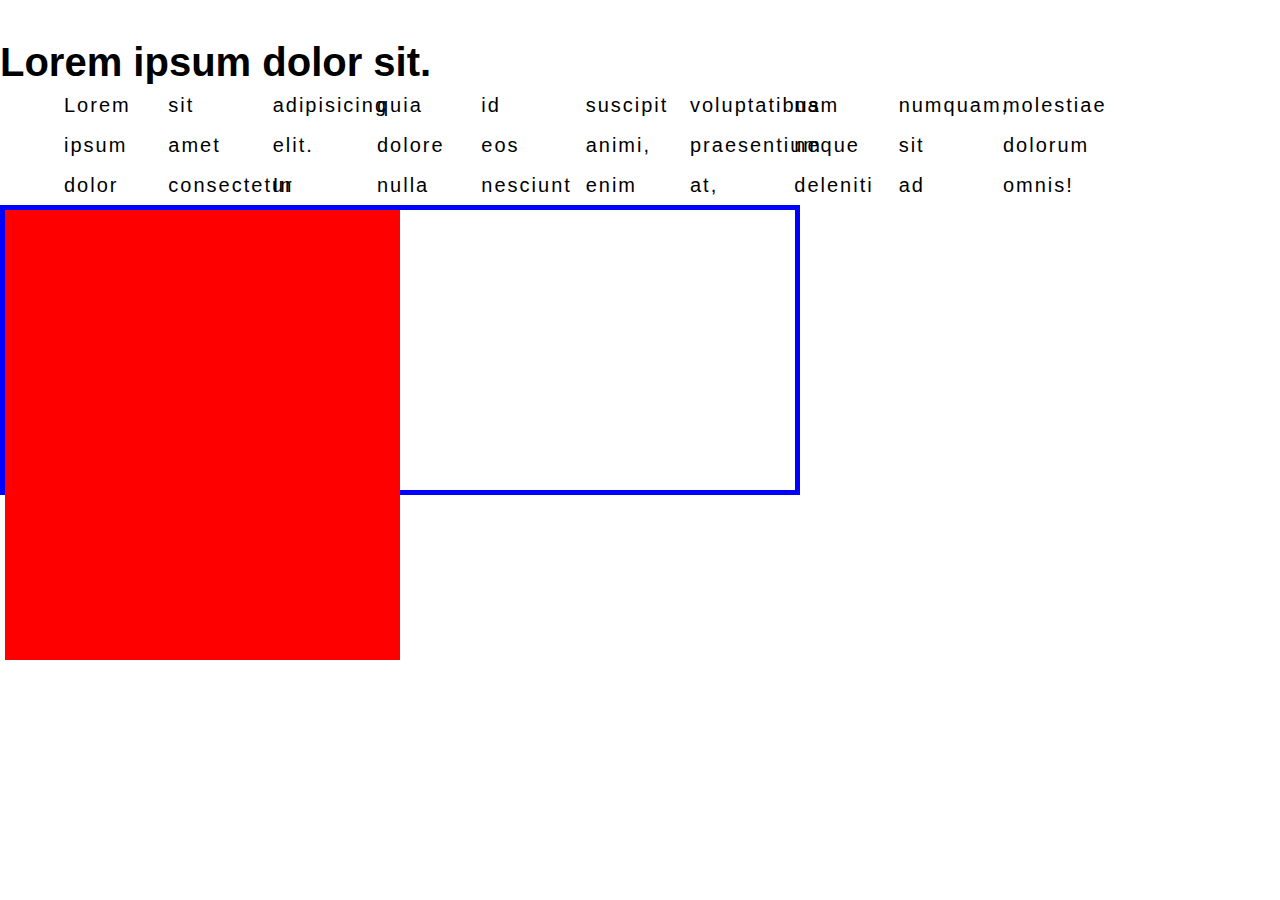
<file: lesson018/Index.html>
<!DOCTYPE html>
<html lang="en">
<head>
    <meta charset="UTF-8">
    <meta name="viewport" content="width=device-width, initial-scale=1.0">
    <meta name="description" content="Talim uchun website">
    <meta name="keywords" content="Talim, o'quv markaz, ilm, bilim, ustoz">
    <meta name="author" content="D1yorbek_UZB">
    <title>Document</title>
    <link rel="stylesheet" href="./style.css">
</head>
<body>

    <div class="container">
        <h2 class="title">Lorem ipsum dolor sit.</h2>
    </div>
    
    <p class="text">Lorem ipsum dolor sit amet consectetur adipisicing elit. In quia dolore nulla id eos nesciunt suscipit animi, enim voluptatibus praesentium at, nam neque deleniti numquam, sit ad molestiae dolorum omnis!</p>

    <div class="wrapper">
        <div class="box"></div>
    </div>

</body>
</html>
</file>
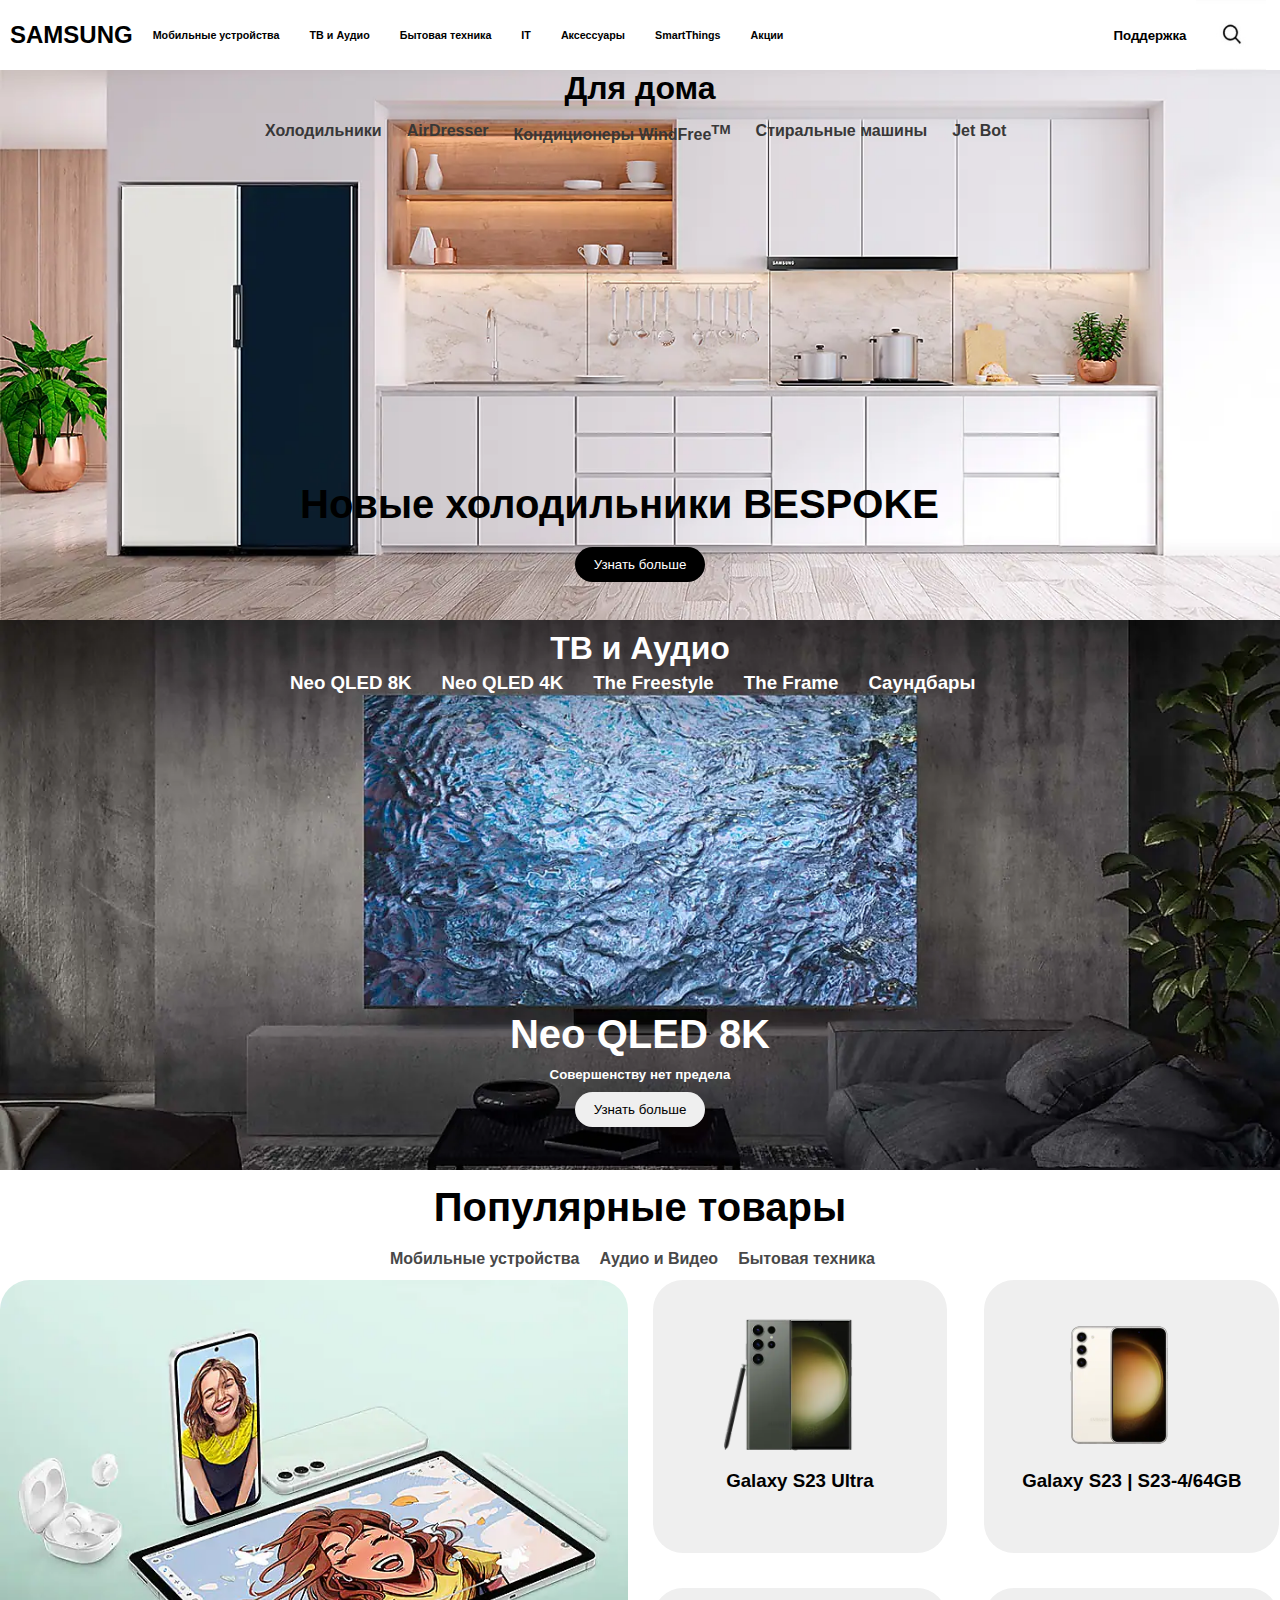
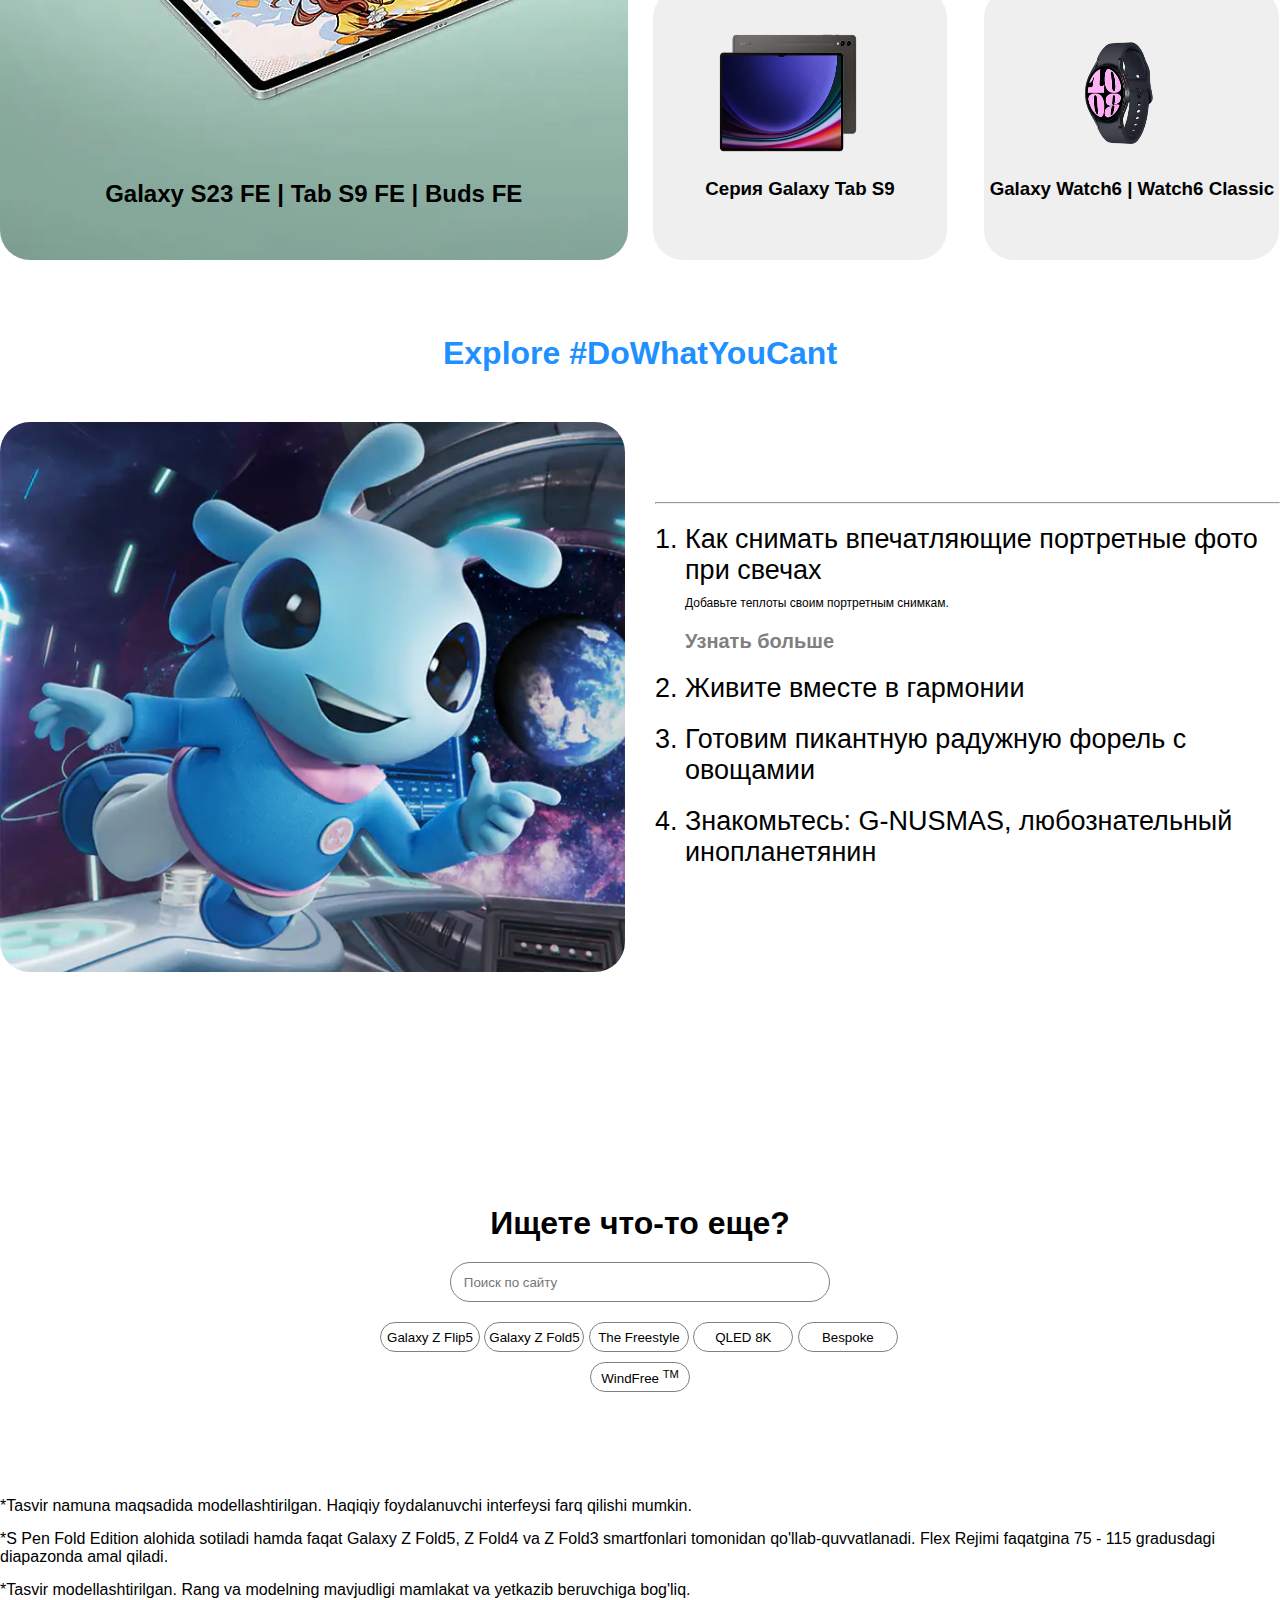
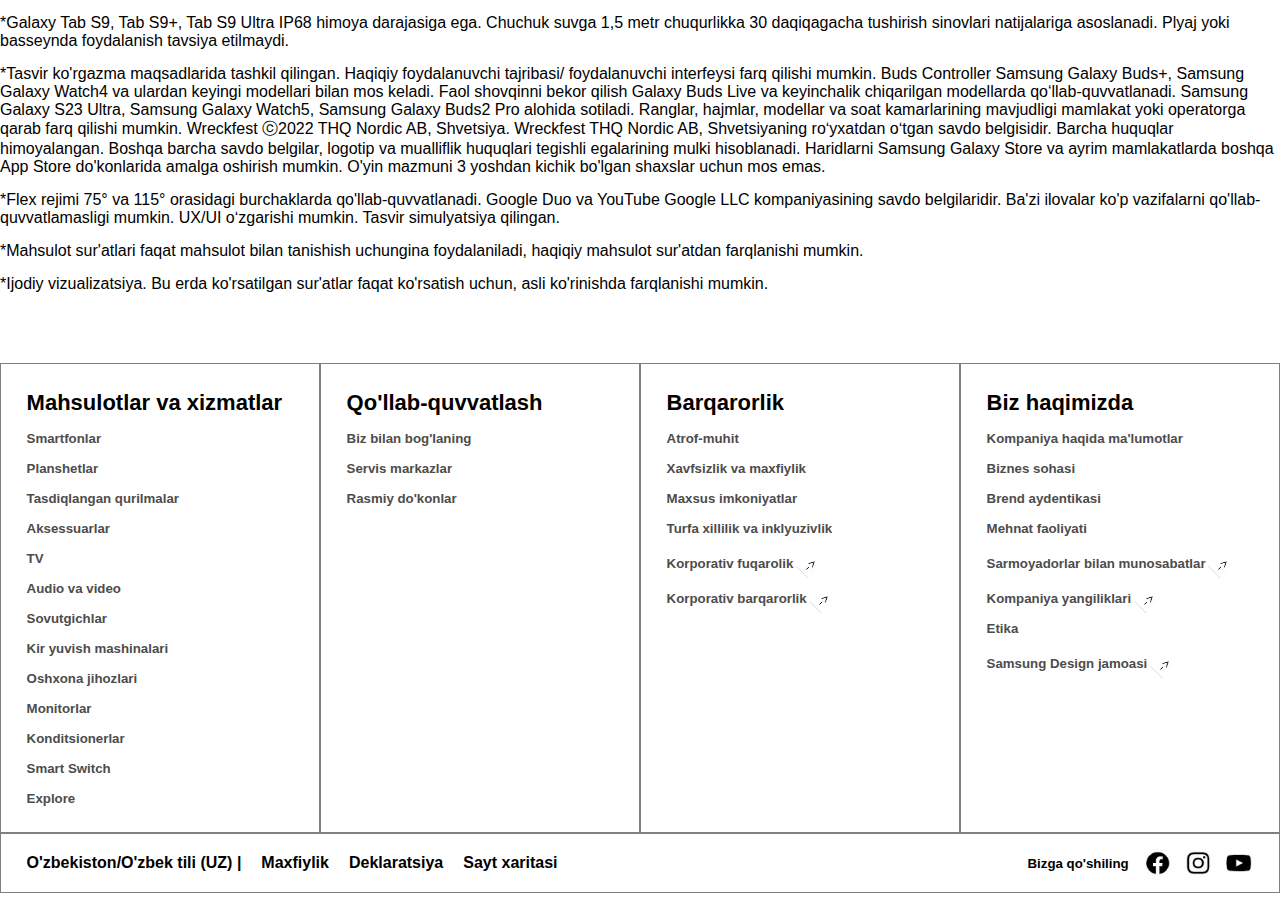
<file: samsung/samsung.html>
<!DOCTYPE html>
<html lang="en">
<head>
    <meta charset="UTF-8">
    <meta name="viewport" content="width=device-width, initial-scale=1.0">
    <title>Document</title>
    <link rel="stylesheet" href="./smasung.css">
</head>
<body>
    <div class="navbar">
        <h2>SAMSUNG</h2>
        <h6>Мобильные устройства</h6>
        <h6>ТВ и Аудио</h6>
        <h6>Бытовая техника</h6>
        <h6>IT</h6>
        <h6>Аксессуары</h6>
        <h6>SmartThings</h6>
        <h6>Акции</h6>
        <h5>Поддержка</h5>
        <img src="./images/search.jpg" alt="">
    </div>
    <div class="back__div">
        <h1>Для дома</h1>
        <div class="content__div">
            <h4>Холодильники</h4>
            <h4>AirDresser</h4>
            <h4>Кондиционеры WindFree<sup>TM</sup></h4>
            <h4>Стиральные машины</h4>
            <h4>Jet Bot</h4>
        </div>
        <h2>Новые холодильники BESPOKE</h2>
        <button class="button">Узнать больше</button>
    </div>
    <div class="back__image">
        <h1>ТВ и Аудио</h1>
        <div class="content__text">
            <h3>Neo QLED 8K</h3>
            <h3>Neo QLED 4K</h3>
            <h3>The Freestyle</h3>
            <h3>The Frame</h3>
            <h3>Саундбары</h3>
        </div>
        <h2>Neo QLED 8K</h2>
        <h5>Совершенству нет предела</h5>
        <button class="btn">Узнать больше</button>
    </div>
    <div class="back__boxs">
        <h1>Популярные товары</h1>
        <div class="nav">
            <h4>Мобильные устройства</h4>
            <h4>Аудио и Видео</h4>
            <h4>Бытовая техника</h4>
        </div>
        <div class="father__box">
            <div class="big__box1">
                <h2>Galaxy S23 FE | Tab S9 FE | Buds FE</h2>
            </div>
            <div class="big__box2">
                <div class="boxs1">
                    <img src="./images/samsung4.webp" alt="">
                    <h3>Galaxy S23 Ultra</h3>
                </div>
                <div class="boxs2">
                    <img src="./images/samsung5.webp" alt="">
                    <h3>Galaxy S23 | S23-4/64GB</h3>
                </div>
                <div class="boxs3">
                    <img src="./images/samsung6.webp" alt="">
                    <h3>Серия Galaxy Tab S9</h3>
                </div>
                <div class="boxs4">
                    <img src="./images/samsung7.webp" alt="">
                    <h3>Galaxy Watch6 | Watch6 Classic</h3>
                </div>
            </div>
        </div>
    </div>
    <div class="back__wrapper">
        <h1>Explore #DoWhatYouCant</h1>
        <div class="wrapper">
            <div class="wrapper__box"></div>
            <div class="wrapper__text">
                <hr class="hr">
                <ol class="wrapper__texttt">
                    <li>Как снимать впечатляющие портретные фото при свечах</li>
                    <p>Добавьте теплоты своим портретным снимкам.</p>
                    <h6>Узнать больше</h6>
                    <li>Живите вместе в гармонии</li>
                    <li>Готовим пикантную радужную форель с овощамии</li>
                    <li>Знакомьтесь: G-NUSMAS, любознательный инопланетянин</li>
                </ol>
            </div>
        </div>
    </div>
    <div class="back__search">
        <h1>Ищете что-то еще?</h1>
        <input placeholder="Поиск по сайту" type="text">
        <div class="button__divs">
            <button class="buttonlar">Galaxy Z Flip5</button>
            <button class="buttonlar">Galaxy Z Fold5</button>
            <button class="buttonlar">The Freestyle</button>
            <button class="buttonlar">QLED 8K</button>
            <button class="buttonlar">Bespoke</button>
        </div>
        <button class="btnlar">WindFree <sup>TM</sup></button>
        <br>
        <br>
        <br>
        <br>
        <br>
        <p>*Tasvir namuna maqsadida modellashtirilgan. Haqiqiy foydalanuvchi interfeysi farq qilishi mumkin.</p>

        <p> *S Pen Fold Edition alohida sotiladi hamda faqat Galaxy Z Fold5, Z Fold4 va Z Fold3 smartfonlari tomonidan qo'llab-quvvatlanadi. Flex Rejimi faqatgina 75 - 115 gradusdagi diapazonda amal qiladi.</p>
            
        <p>*Tasvir modellashtirilgan. Rang va modelning mavjudligi mamlakat va yetkazib beruvchiga bog'liq.</p>
            
        <p>*Galaxy Tab S9, Tab S9+, Tab S9 Ultra IP68 himoya darajasiga ega. Chuchuk suvga 1,5 metr chuqurlikka 30 daqiqagacha tushirish sinovlari natijalariga asoslanadi. Plyaj yoki basseynda foydalanish tavsiya etilmaydi.</p>
            
        <p>*Tasvir ko'rgazma maqsadlarida tashkil qilingan. Haqiqiy foydalanuvchi tajribasi/ foydalanuvchi interfeysi farq qilishi mumkin. Buds Controller Samsung Galaxy Buds+, Samsung Galaxy Watch4 va ulardan keyingi modellari bilan mos keladi. Faol shovqinni bekor qilish Galaxy Buds Live va keyinchalik chiqarilgan modellarda qo‘llab-quvvatlanadi. Samsung Galaxy S23 Ultra, Samsung Galaxy Watch5, Samsung Galaxy Buds2 Pro alohida sotiladi. Ranglar, hajmlar, modellar va soat kamarlarining mavjudligi mamlakat yoki operatorga qarab farq qilishi mumkin. Wreckfest ⓒ2022 THQ Nordic AB, Shvetsiya. Wreckfest THQ Nordic AB, Shvetsiyaning roʻyxatdan oʻtgan savdo belgisidir. Barcha huquqlar himoyalangan. Boshqa barcha savdo belgilar, logotip va mualliflik huquqlari tegishli egalarining mulki hisoblanadi. Haridlarni Samsung Galaxy Store va ayrim mamlakatlarda boshqa App Store do'konlarida amalga oshirish mumkin. O'yin mazmuni 3 yoshdan kichik bo'lgan shaxslar uchun mos emas.</p>
            
        <P>*Flex rejimi 75° va 115° orasidagi burchaklarda qo'llab-quvvatlanadi. Google Duo va YouTube Google LLC kompaniyasining savdo belgilaridir. Ba'zi ilovalar ko'p vazifalarni qo'llab-quvvatlamasligi mumkin. UX/UI oʻzgarishi mumkin. Tasvir simulyatsiya qilingan.</p>
            
        <p>*Mahsulot sur'atlari faqat mahsulot bilan tanishish uchungina foydalaniladi, haqiqiy mahsulot sur'atdan farqlanishi mumkin.</p>
            
        <p>*Ijodiy vizualizatsiya. Bu erda ko'rsatilgan sur'atlar faqat ko'rsatish uchun, asli ko'rinishda farqlanishi mumkin. </p>
        <div class="father__main">
            <div class="children__div">
                <h3>Mahsulotlar va xizmatlar</h3>
                <h5>Smartfonlar</h5>
                <h5>Planshetlar</h5>
                <h5>Tasdiqlangan qurilmalar</h5>
                <h5>Aksessuarlar</h5>
                <h5>TV</h5>
                <h5>Audio va video</h5>
                <h5>Sovutgichlar</h5>
                <h5>Kir yuvish mashinalari</h5>
                <h5>Oshxona jihozlari</h5>
                <h5>Monitorlar</h5>
                <h5>Konditsionerlar</h5>
                <h5>Smart Switch</h5>
                <h5>Explore</h5>
            </div>
            <div class="children__div">
                <h3>Qo'llab-quvvatlash</h3>
                <h5>Biz bilan bog'laning</h5>
                <h5>Servis markazlar</h5>
                <h5>Rasmiy do'konlar</h5>
            </div>
            <div class="children__div">
                <h3>Barqarorlik</h3>
                <h5>Atrof-muhit</h5>
                <h5>Xavfsizlik va maxfiylik</h5>
                <h5>Maxsus imkoniyatlar</h5>
                <h5>Turfa xillilik va inklyuzivlik</h5>
                <h5>Korporativ fuqarolik <img src="./images/strelka.jpg" alt=""></h5>
                <h5>Korporativ barqarorlik <img src="./images/strelka.jpg" alt=""></h5>
            </div>
            <div class="children__div">
                <h3>Biz haqimizda</h3>
                <h5>Kompaniya haqida ma'lumotlar</h5>
                <h5>Biznes sohasi</h5>
                <h5>Brend aydentikasi</h5>
                <h5>Mehnat faoliyati</h5>
                <h5>Sarmoyadorlar bilan munosabatlar <img src="./images/strelka.jpg" alt=""></h5>
                <h5>Kompaniya yangiliklari <img src="./images/strelka.jpg" alt=""></h5>
                <h5>Etika</h5>
                <h5>Samsung Design jamoasi <img src="./images/strelka.jpg" alt=""></h5>
            </div>
        </div>
        <div class="search__nav">
            <h4>O'zbekiston/O'zbek tili (UZ)  |</h4>
            <h4>Maxfiylik</h4>
            <h4>Deklaratsiya</h4>
            <h4>Sayt xaritasi</h4>
            <h5>Bizga qo'shiling</h5>
            <img src="./images/icons.jpg" alt="">
        </div>
    </div>
</body>
</html>
</file>
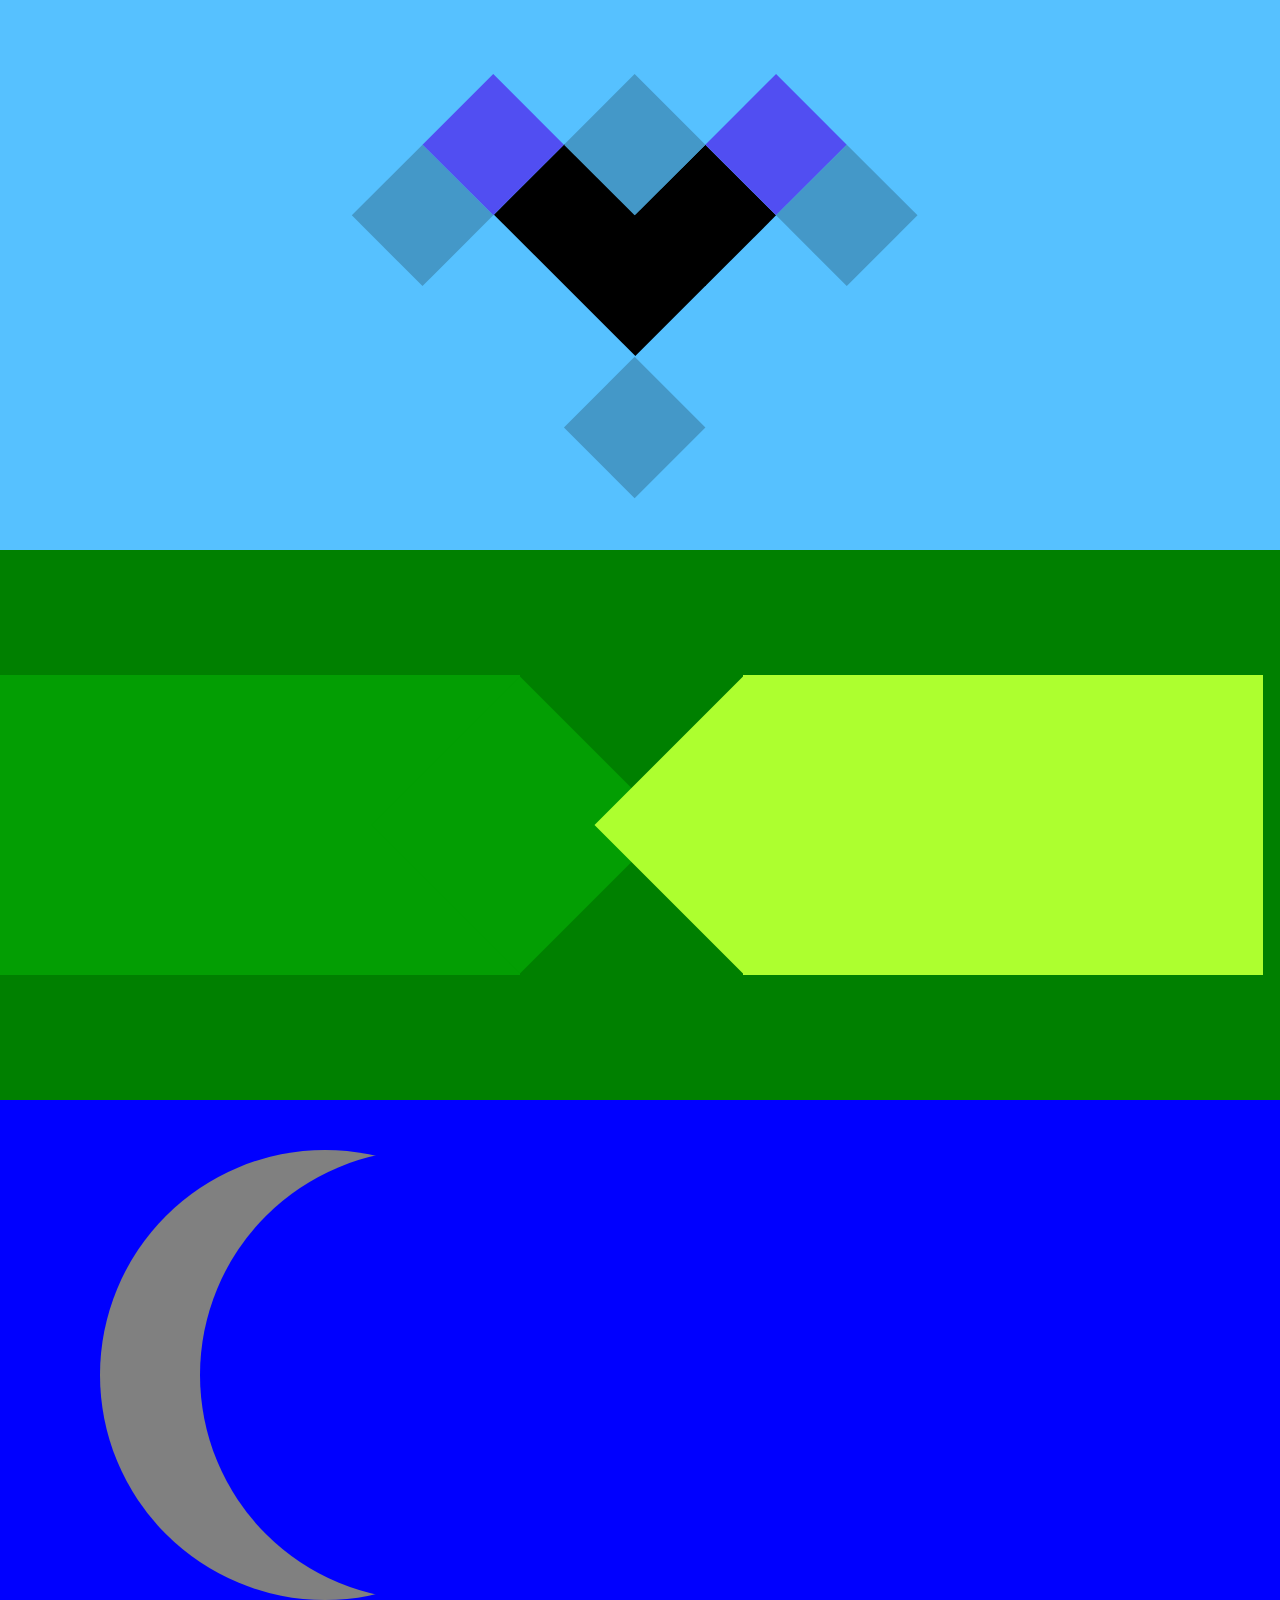
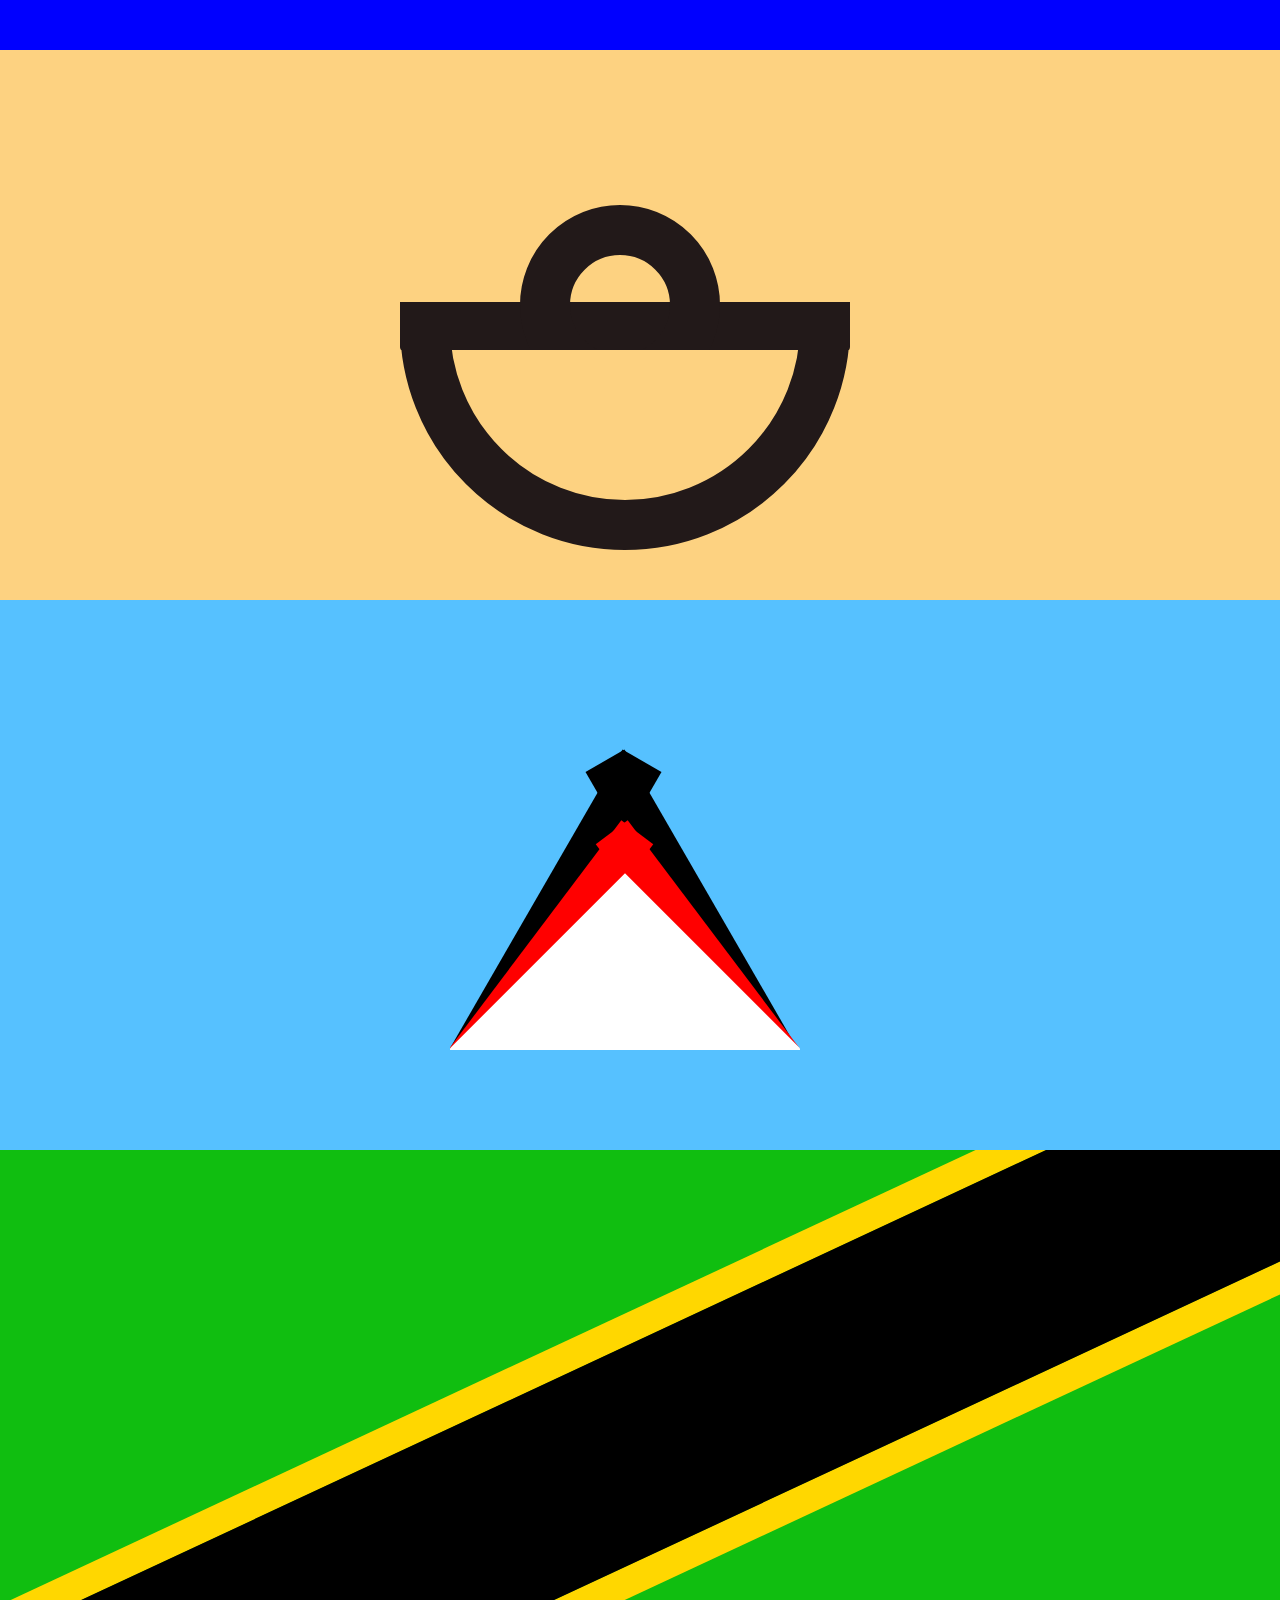
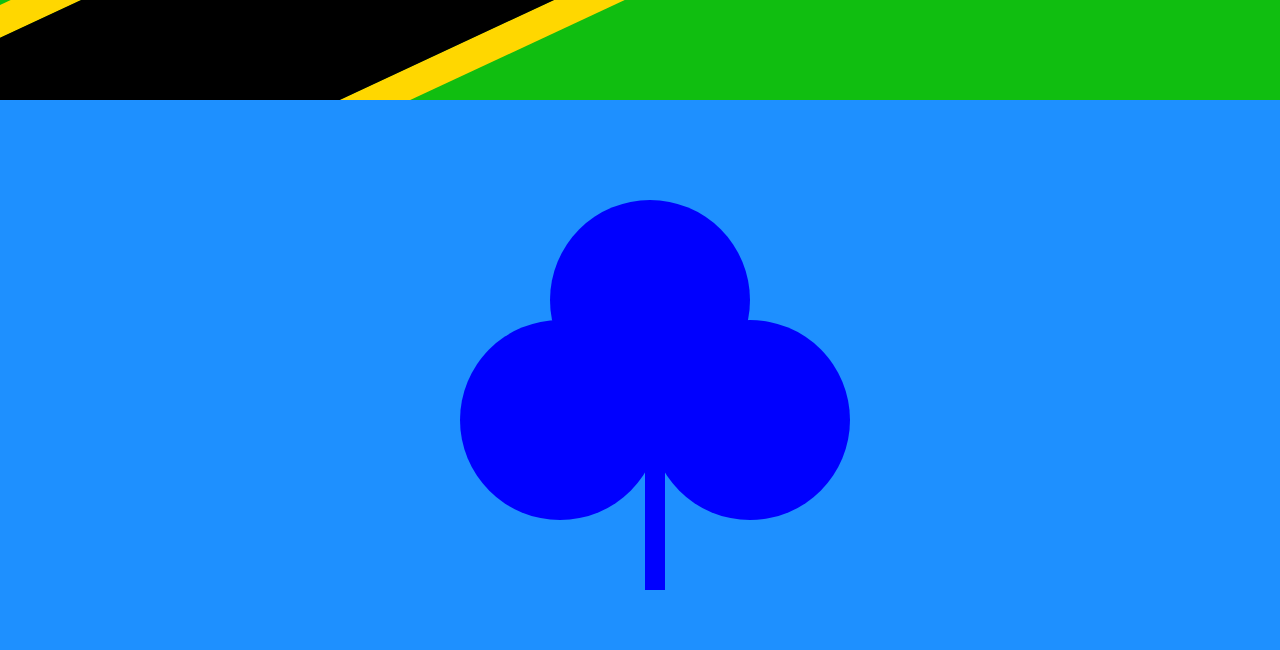
<file: Uy ishi018/For plus.html>
<!DOCTYPE html>
<html lang="en">
<head>
    <meta charset="UTF-8">
    <meta name="viewport" content="width=device-width, initial-scale=1.0">
    <title>Document</title>
    <link rel="stylesheet" href="./For plus.css">
</head>
<body>
    <div class="back">
        <div class="wrapper1">
            <div class="wrapper2">
                <div class="wrapper3">
                    <div class="wrapper4">
                        <div class="wrapper5">
                            <div class="wrapper6">
                                <div class="wrapper7">
                                    <div class="wrapper8"></div>
                                </div>
                            </div>
                        </div>
                    </div>
                </div>
            </div>
        </div>
    </div>
    <div class="back__box">
        <div class="boxs1"></div>
        <div class="boxs2"></div>
        <div class="boxs3"></div>
        <div class="boxs4"></div>
    </div>
    <div class="background">
        <div class="quti1"></div>
        <div class="quti2"></div>
    </div>
    <div class="piyola__back">
        <div class="piyola1"></div>
        <div class="piyola2">
            <div class="piyola3"></div>
            <div class="piyola4"></div>
        </div>
    </div>
    <div class="piramida__back">
        <div class="piramida">
            <div class="piramida1"></div>
            <div class="piramida2"></div>
            <div class="piramida3"></div>
            <div class="piramida4"></div>
            <div class="piramida5"></div>
        </div>
    </div>
    <div class="back__div">
        <div class="div1"></div>
        <div class="div2"></div>
        <div class="div3"></div>
        <div class="div4"></div>
    </div>
    <div class="karta__back">
        <div class="karta1">
            <div class="karta2">
                <div class="karta3">
                    <div class="karta4"></div>
                </div>
            </div>
        </div>
    </div>
</body>
</html>
</file>
<file: lesson018/style.css>
*{
    margin: 0;
    padding: 0;
    box-sizing: border-box;
    font-family: sans-serif;
}
.text{
    width: 90%;
    margin: auto;

    line-height: 2;
    word-spacing: 20px;
    letter-spacing: 2px;
    font-weight: 100;

    columns: 4px;
    column-gap: 100px;
}
.wrapper{
    width: 800px;
    height: 290px;
    border: 5px solid blue;
}
.box{
    width: 50%;
    height: 50vh;
    background: red;
}
html{
    font-size: 20px;
}
.container{
    font-size: 50px;
}
.title{
    /* 1rem - 16px - htmldan meros oladi */
    /* 1em - 16px - parentdan meros oladi */
    font-size: 2rem;
    margin-top: 1em;
}
</file>
<file: samsung/smasung.css>
*{
    margin: 0;
    padding: 0;
    box-sizing: border-box;
    font-family: sans-serif;
}
.navbar{
    width: 100%;
    height: 70px;
    display: flex;
    gap: 30px;
    align-items: center;
}
.navbar h2{
    transform: translate(10px);
}
.navbar h6:hover{
    color: dodgerblue;
    cursor: pointer;
}
.navbar h5{
    transform: translate(300px);
}
.navbar img{
    width: 70px;
    height: 100%;
    transform: translate(280px);
}
.navbar img:hover{
    cursor: pointer;
}
.back__div{
    width: 100%;
    height: 550px;
    background: url("./images/samsung3.webp") no-repeat center/cover;
}
.back__div h1{
    text-align: center
}
.content__div{
    width: 750px;
    height: 30px;
    color: rgb(56, 56, 56);
    margin: auto;
    margin-top: 15px;
    display: flex;
    gap: 25px;
}
.content__div h4:hover{
    color: black;
    cursor: pointer;
}
.back__div h2{
    margin-top: 330px;
    margin-left: 300px;
    font-size: 40px;
}
.button{
    width: 130px;
    height: 35px;
    background: black;
    color: white;
    border: none;
    border-radius: 20px;
    margin: auto;
    margin-top: 20px;
    display: block;
}
.button:hover{
    cursor: pointer;
    background: rgb(31, 30, 30);
}
.back__image{
    width: 100%;
    height: 550px;
    background: url("./images/samsung2.webp") no-repeat center/cover;
}
.back__image h1{
    text-align: center;
    color: white;
    transform: translate(0px, 10px);
}
.content__text{
    width:700px;
    height: 40px;
    color: white;
    margin: auto;
    margin-top: 15px;
    display: flex;
    gap: 30px;
}
.content__text h3:hover{
    color: dodgerblue;
    cursor: pointer;
}
.back__image h2{
    color: white;
    text-align: center;
    margin-top: 300px;
    font-size: 40px;
}
.back__image h5{
    color: white;
    text-align: center;
    margin-top: 10px;
}
.btn{
    width: 130px;
    height: 35px;
    border: none;
    border-radius: 20px;
    margin: auto;
    margin-top: 10px;
    display: block;
}
.btn:hover{
    cursor: pointer;
    background: #ddd;
}
.back__boxs{
    width: 100%;
    height: 650px;
}
.back__boxs h1{
    text-align: center;
    margin-top: 15px;
    font-size: 40px;
}
.nav{
    width: 500px;
    height: 30px;
    color: rgb(72, 72, 72);
    display: flex;
    gap: 20px;
    margin: auto;
    margin-top: 20px;
    font-size: 16px;
}
.nav h4:hover{
    color: black;
    cursor: pointer;
}
.father__box{
    width: 100%;
    height: 570px;
    display: flex;
    gap: 25px;
}
.big__box1{
    width: 50%;
    height: 580px;
    border-radius: 30px;
    background: url("./images/samsung9.webp") no-repeat center/cover;
    transition: 2s;
}
.big__box1 h2{
    text-align: center;
    margin-top: 500px;
}
.big__box1:hover{
    transform: scale(1.04);
    cursor: pointer;
}
.big__box2{
    width: 50%;
    height: 580px;
    border-radius: 30px;
    margin-top: px;
    display: flex;
    flex-wrap: wrap;
}
.boxs1{
    width: 47%;
    height: 47%;
    background: rgb(239, 239, 239);
    border-radius: 30px;
    transition: 2s;
}
.boxs1 img{
    width: 150px;
    height: 150px;
    margin-left: 60px;
    margin-top: 30px;
    display: block;
}
.boxs1 h3{
    text-align: center;
    margin-top: 10px;
}
.boxs1:hover{
    transform: scale(1.04);
    cursor: pointer;
}
.boxs2{
    width: 47%;
    height: 47%;
    background: rgb(239, 239, 239);
    border-radius: 30px;
    margin-left: 37px;
    transition: 2s;
}
.boxs2 img{
    width: 150px;
    height: 150px;
    margin-left: 60px;
    margin-top: 30px;
    display: block;
}
.boxs2 h3{
    text-align: center;
    margin-top: 10px;
}
.boxs2:hover{
    transform: scale(1.04);
    cursor: pointer;
}
.boxs3{
    width: 47%;
    height: 47%;
    background: rgb(239, 239, 239);
    border-radius: 30px;
    margin-top: 35px;
    transition: 2s;
}
.boxs3 img{
    width: 150px;
    height: 150px;
    margin-left: 60px;
    margin-top: 30px;
    display: block;
}
.boxs3 h3{
    text-align: center;
    margin-top: 10px;
}
.boxs3:hover{
    transform: scale(1.04);
    cursor: pointer;
}
.boxs4{
    width: 47%;
    height: 47%;
    background: rgb(239, 239, 239);
    border-radius: 30px;
    margin-left: 37px;
    margin-top: 35px;
    transition: 2s;
}
.boxs4 img{
    width: 150px;
    height: 150px;
    margin-left: 60px;
    margin-top: 30px;
    display: block;
}
.boxs4 h3{
    text-align: center;
    margin-top: 10px;
}
.boxs4:hover{
    transform: scale(1.04);
    cursor: pointer;
}
.back__wrapper{
    width: 100%;
    height: 750px;
    margin-top: 100px;
}
.back__wrapper h1{
    color: dodgerblue;
    text-align: center;
    margin-top: 50px;
}
.wrapper{
    width: 100%;
    height: 550px;
    margin-top: 50px;
    display: flex;
    gap: 30px;
}
.wrapper__box{
    width: 50%;
    height: 550px;     
    border-radius: 30px;
    background: url("./images/samsung8.webp") no-repeat center/cover;
    transition: 2s;
}
.wrapper__box:hover{
    transform: scale(1.05);
}
.wrapper__text{
    width: 50%;
    height: 550px;
}
.hr{
    margin-top: 80px;
}
.wrapper__texttt{
    font-size: 27px;
    margin-left: 30px;
    margin-top: 10px;
}
.wrapper__texttt li{
    margin-top: 20px;
}
.wrapper__texttt li:hover{
    color: dodgerblue;
    cursor: pointer;
}
.wrapper__text p{
    font-size: 12px;
    margin-top: 10px;
}
.wrapper__text h6{
    font-size: 20px;
    margin-top: 20px;
    color: rgb(129, 127, 127);
}
.wrapper__text h6:hover{
    color: black;
    cursor: pointer;
}
.back__search{
    width: 100%;
    height: 1300px;
    margin-top: 120px;
}
.back__search h1{
    text-align: center;
}
.back__search input{
    width: 380px;
    height: 40px;
    border: 1.5px solid grey;
    border-radius: 20px;
    margin: auto;
    margin-top: 20px;
    display: block;
    padding: 1%;
}
.button__divs{
    width: 520px;
    height: 50px;
    margin: auto;
    margin-top: 20px;
}
.buttonlar{
    width: 100px;
    height: 30px;
    background: white;
    border: 1px solid grey;
    border-radius: 15px;
    transition: 1s;
}
.buttonlar:hover{
    color: white;
    background: dodgerblue;
    cursor: pointer;
    transform: scale(1.05);
}
.btnlar{
    width: 100px;
    height: 30px;
    background: white;
    border: 1px solid grey;
    border-radius: 15px;
    margin: auto;
    margin-top: -10px;
    display: block;
    transition: 1s;
}
.btnlar:hover{
    color: white;
    background: dodgerblue;
    cursor: pointer;
    transform: scale(1.05);
}
.back__search p{
    margin-top: 15px;
}
.father__main{
    width: 100%;
    height: 470px;
    margin-top: 70px;
    display: flex;
}
.children__div{
    width: 350px;
    height: 100%;
    border: 1px solid grey;
    padding: 2%;
}
.children__div h3{
    font-size: 22px;
}
.children__div h5{
    color: rgb(77, 76, 76);
    margin-top: 15px;
}
.children__div h5:hover{
    color: dodgerblue;
    cursor: pointer;
}
.children__div img{
    width: 17px;
    height: 17px;
    transform: rotate(-45deg) translate(-3px, 7px);
}
.search__nav{
    width: 100%;
    height: 60px;
    border: 1px solid grey;
    display: flex;
    gap: 20px;
    align-items: center;
    padding: 2%;
}
.search__nav h4:hover{
    color: dodgerblue;
    cursor: pointer;
}
.search__nav h5{
    transform: translate(450px);
}
.search__nav h5:hover{
    color: dodgerblue;
    cursor: pointer;
}
.search__nav img{
    width: 120px;
    height: 30px;
    transform: translate(440px);
}
</file>
<file: Uy ishi018/For plus.css>
*{
    margin: 0;
    padding: 0;
    box-sizing: border-box;
    font-family: sans-serif;
}
.back{
    width: 100%;
    height: 550px;
    background: rgb(86, 193, 255);
}
.wrapper1{
    width: 200px;
    height: 100px;
    background: black;
    transform: rotate(45deg);
    position: absolute;
    top: 200px;
    left: 500px;
}
.wrapper2{
    width: 100px;
    height: 100px;
    background: black;
    position: absolute;
    top: -99px;
    left: 100px;
}
.wrapper3{
    width: 100px;
    height: 100px;
    background: rgb(68, 152, 200);
    position: absolute;
    left: -100px;
}
.wrapper4{
    width: 100px;
    height: 100px;
    background: rgb(168, 78, 242);
    position: absolute;
    top: -100px;
    left: 100px;
}
.wrapper4{
    width: 100px;
    height: 100px;
    background: rgb(81, 78, 242);
    position: absolute;
    top: -100px;
    left: 100px;
}.wrapper5{
    width: 100px;
    height: 100px;
    background: rgb(81, 78, 242);
    position: absolute;
    top: 200px;
    left: -200px;
}
.wrapper6{
    width: 100px;
    height: 100px;
    background: rgb(68, 152, 200);
    position: absolute;
    top: 100px;
}
.wrapper7{
    width: 100px;
    height: 100px;
    background: rgb(68, 152, 200);
    position: absolute;
    top: -300px;
    left: 300px;
}
.wrapper8{
    width: 100px;
    height: 100px;
    background: rgb(68, 152, 200);
    position: absolute;
    top: 300px;
}
.back__box{
    width: 100%;
    height: 550px;
    background: green;
    position: relative;
}
.boxs1{
    width: 520px;
    height: 300px;
    background: rgb(3, 158, 3);
    position: absolute;
    top: 125px;
    z-index: 1;
}
.boxs2{
    width: 210px;
    height: 210px;
    background: rgb(3, 158, 3);
    transform: rotate(45deg);
    position: absolute;
    top: 170px;
    left: 415px;
    z-index: 1;
}
.boxs3{
    width: 520px;
    height: 300px;
    background: greenyellow;
    position: absolute;
    top: 125px;
    left: 743px;
    z-index: 2;
}
.boxs4{
    width: 210px;
    height: 210px;
    background: greenyellow;
    transform: rotate(45deg);
    position: absolute;
    top: 170px;
    left: 638px;
    z-index: 2;
}
.background{
    width: 100%;
    height: 550px;
    background: blue;
    position: relative;
    overflow: hidden;
}
.quti1{
    width: 450px;
    height: 450px;
    background: grey;
    border-radius: 50%;
    position: absolute;
    top: 50px;
    left: 100px;
}
.quti2{
    width: 450px;
    height: 450px;
    background: blue;
    border-radius: 50%;
    position: absolute;
    top: 50px;
    left: 200px;
}
.piyola__back{
    width: 100%;
    height: 550px;
    background: rgb(253, 210, 129);
    position: relative;
}
.piyola1{
    width: 450px;
    height: 450px;
    border: 50px solid rgb(34, 25, 25);
    border-radius: 50%;
    position: absolute;
    top: 50px;
    left: 400px;
    overflow: hidden;
}
.piyola2{
    width: 450px;
    height: 250px;
    background: rgb(253, 210, 129);
    position: relative;
    position: absolute;
    top: 50px;
    left: 400px;
    overflow: hidden;
}
.piyola3{
    width: 450px;
    height: 50px;
    background: rgb(34, 25, 25);
    border-radius: 0px 0px 5px 5px ;
    position: absolute;
    top: 202px;
    overflow: hidden;
}
.piyola4{
    width: 200px;
    height: 200px;
    border: 50px solid rgb(34, 25, 25);
    border-radius: 50%;
    position: absolute;
    top: 105px;
    left: 120px;
}
.piramida__back{
    width: 100%;
    height: 550px;
    background: rgb(86, 193, 255);
    position: relative;
}
.piramida{
    width: 350px;
    height: 350px;
    position: relative;
    position: absolute;
    top: 100px;
    left: 450px;
    overflow: hidden;
}
.piramida1{
    width: 250px;
    height: 250px;
    background: white;
    transform: rotate(45deg);
    position: absolute;
    top: 225px;
    left: 50px;
    z-index: 10;
}
.piramida2{
    width: 320px;
    height: 40px;
    background: red;
    transform: rotate(-53deg);
    position: absolute;
    top: 240px;
    left: -69px;
    z-index: 3;
}
.piramida3{
    width: 320px;
    height: 40px;
    background: red;
    transform: rotate(53deg);
    position: absolute;
    top: 240px;
    left: 98px;
    z-index: 3;
}
.piramida4{
    width: 420px;
    height: 45px;
    background: black;
    transform: rotate(-60deg);
    position: absolute;
    top: 220px;
    left: -123px;
    z-index: 2;
    overflow: hidden;
}
.piramida5{
    width: 420px;
    height: 45px;
    background: black;
    transform: rotate(60deg);
    position: absolute;
    top: 220px;
    left: 50px;
    z-index: 2;
    overflow: hidden;
}
.back__div{
    width: 100%;
    height: 550px;
    background: rgb(16, 190, 16);
    position: relative;
    z-index: 1;
    overflow: hidden;
}
.div1{
    width: 1500px;
    height: 30px;
    background: gold;
    transform: rotate(-25deg);
    position: absolute;
    top: 200px;
    left: -200px;
    z-index: 2;
}
.div2{
    width: 1500px;
    height: 200px;
    background: black;
    transform: rotate(-25deg);
    position: absolute;
    top: 195px;
    left: -100px;
    z-index: 2;
}
.div3{
    width: 1500px;
    height: 30px;
    background: gold;
    transform: rotate(-25deg);
    position: absolute;
    top: 360px;
}
.karta__back{
    width: 100%;
    height: 550px;
    background: dodgerblue;
    position: relative;
}
.karta1{
    width: 200px;
    height: 200px;
    border-radius: 50%;
    background: blue;
    position: relative;
    position: absolute;
    top: 100px;
    left: 550px;
}
.karta2{
    width: 200px;
    height: 200px;
    border-radius: 50%;
    background: blue;
    position: relative;
    position: absolute;
    top: 120px;
    left: -90px;
}
.karta3{
    width: 200px;
    height: 200px;
    border-radius: 50%;
    background: blue;
    position: relative;
    position: absolute;
    left: 190px;
}
.karta4{
    width: 140px;
    height: 20px;
    background: blue;
    transform: rotate(90deg);
    position: absolute;
    top: 190px;
    left: -65px;
}
</file>
